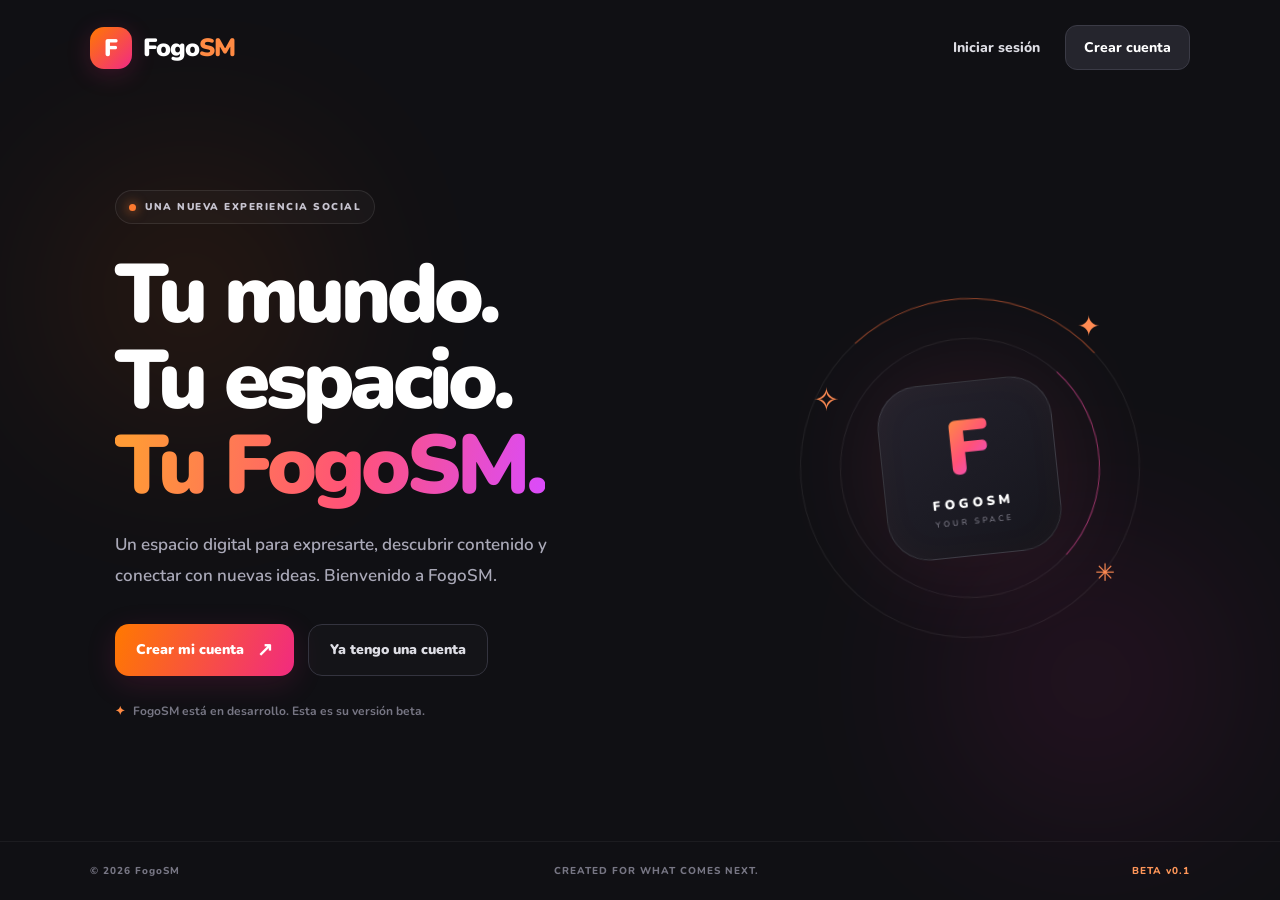
<file: index.html>
<!DOCTYPE html>
<html lang="es">
<head>
    <meta charset="UTF-8">
    <meta name="viewport" content="width=device-width, initial-scale=1.0">
    <meta name="theme-color" content="#101014">
    <meta http-equiv="refresh" content="0; url=home.html">
    <title>FogoSM — Tu mundo, tu espacio</title>
</head>
<body>
    <p>Abriendo FogoSM...</p>
    <a href="home.html">Entrar en FogoSM</a>
</body>
</html>
</file>
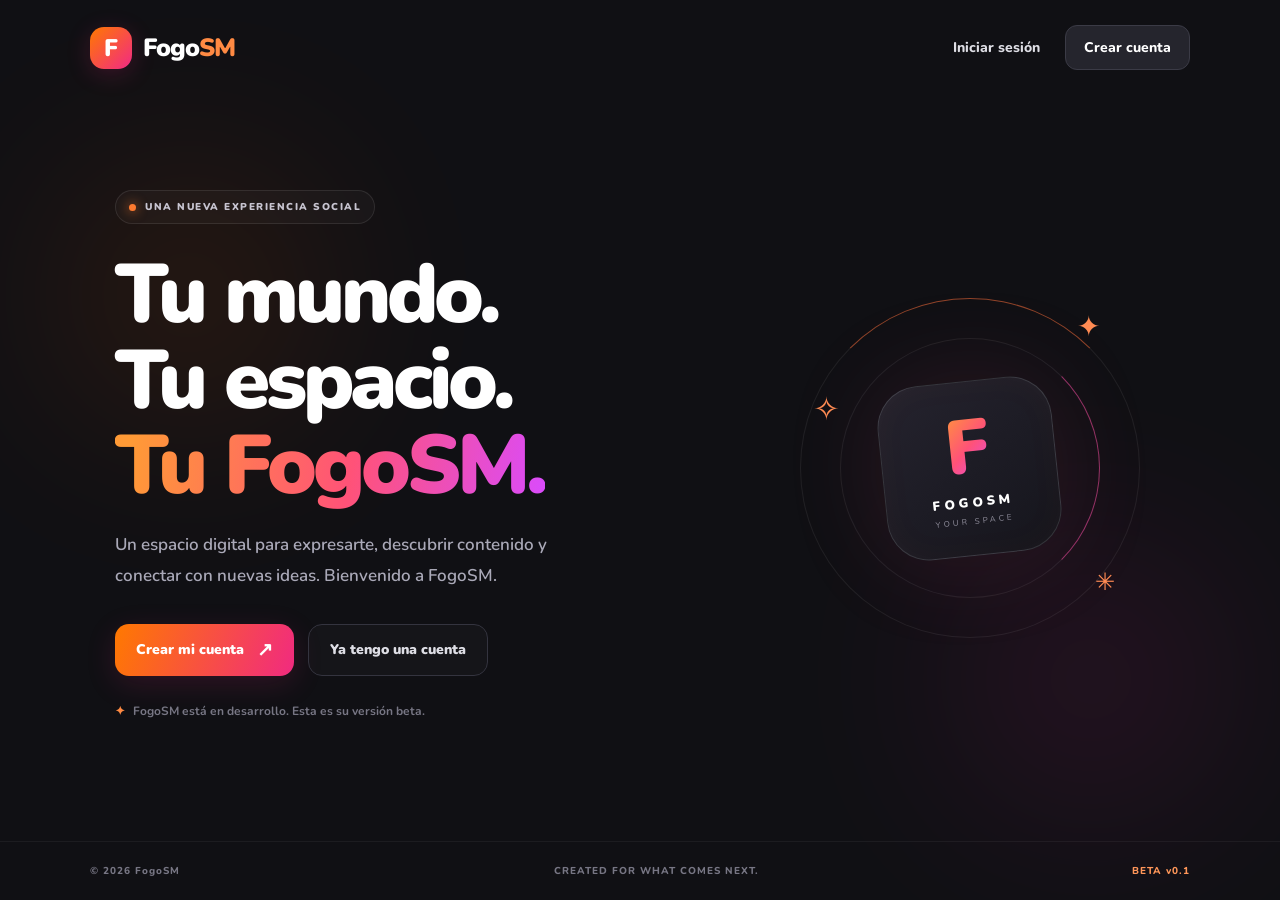
<file: home.html>
<!DOCTYPE html>
<html lang="es">
<head>
    <meta charset="UTF-8">
    <meta name="viewport" content="width=device-width, initial-scale=1.0">
    <meta name="theme-color" content="#101014">
    <title>FogoSM — Tu mundo, tu espacio</title>

    <link rel="preconnect" href="https://fonts.googleapis.com">
    <link rel="preconnect" href="https://fonts.gstatic.com" crossorigin>
    <link href="https://fonts.googleapis.com/css2?family=Nunito:wght@400;600;700;800;900&display=swap" rel="stylesheet">
    <link rel="stylesheet" href="style.css">
</head>

<body class="welcome-page">

    <header class="welcome-header">
        <a href="home.html" class="welcome-logo">
            <span class="welcome-logo-icon">F</span>
            <span>Fogo<span class="welcome-sm">SM</span></span>
        </a>

        <nav class="welcome-nav">
            <a href="login.html" class="welcome-login">Iniciar sesión</a>
            <a href="register.html" class="welcome-register">Crear cuenta</a>
        </nav>
    </header>

    <main class="welcome-main">
        <div class="welcome-glow welcome-glow-one"></div>
        <div class="welcome-glow welcome-glow-two"></div>

        <section class="welcome-content">
            <div class="welcome-badge">
                <span class="welcome-dot"></span>
                UNA NUEVA EXPERIENCIA SOCIAL
            </div>

            <h1>
                Tu mundo.<br>
                Tu espacio.<br>
                <span class="welcome-gradient">Tu FogoSM.</span>
            </h1>

            <p class="welcome-description">
                Un espacio digital para expresarte, descubrir
                contenido y conectar con nuevas ideas.
                Bienvenido a FogoSM.
            </p>

            <div class="welcome-actions">
                <a href="register.html" class="welcome-primary">
                    Crear mi cuenta <span>↗</span>
                </a>

                <a href="login.html" class="welcome-secondary">
                    Ya tengo una cuenta
                </a>
            </div>

            <p class="welcome-note">
                <span>✦</span> FogoSM está en desarrollo.
                Esta es su versión beta.
            </p>
        </section>

        <div class="welcome-decoration" aria-hidden="true">
            <div class="welcome-orbit welcome-orbit-one"></div>
            <div class="welcome-orbit welcome-orbit-two"></div>

            <div class="welcome-center">
                <span class="welcome-center-letter">F</span>
                <span class="welcome-center-name">FOGOSM</span>
                <span class="welcome-center-caption">YOUR SPACE</span>
            </div>

            <span class="welcome-spark welcome-spark-one">✦</span>
            <span class="welcome-spark welcome-spark-two">✧</span>
            <span class="welcome-spark welcome-spark-three">✳</span>
        </div>
    </main>

    <footer class="welcome-footer">
        <span>© 2026 FogoSM</span>
        <span>CREATED FOR WHAT COMES NEXT.</span>
        <span class="welcome-version">BETA v0.1</span>
    </footer>

</body>
</html>
</file>
<file: style.css>
:root {
  color-scheme: dark;
  --bg: #101014;
  --surface: #18181f;
  --surface-2: #202029;
  --surface-hover: #282832;
  --border: rgba(255,255,255,.075);
  --text: #f7f7fb;
  --muted: #92929f;
  --orange: #ff7139;
  --red: #ff416c;
  --radius: 20px;
  --gradient: linear-gradient(115deg, #ff9b39, #ff583d 55%, #f53572);
}

* {
  box-sizing: border-box;
}

html {
  scroll-behavior: smooth;
  scrollbar-color: #383842 #101014;
}

body {
  margin: 0;
  background:
    radial-gradient(ellipse at 47% -15%, rgba(255,83,60,.075), transparent 36%),
    var(--bg);
  color: var(--text);
  font-family: "Nunito", sans-serif;
  font-size: 14px;
  -webkit-font-smoothing: antialiased;
}

button, input, textarea {
  font: inherit;
}

button {
  color: inherit;
  cursor: pointer;
}

button:focus-visible, input:focus-visible, textarea:focus-visible {
  outline: 2px solid var(--orange);
  outline-offset: 3px;
}

button:disabled {
  opacity: .6;
  cursor: wait;
}

a {
  color: inherit;
  text-decoration: none;
}

.hidden {
  display: none !important;
}

/* Top navigation */

.topbar {
  height: 76px;
  position: sticky;
  z-index: 50;
  top: 0;
  display: grid;
  grid-template-columns: 245px minmax(250px, 570px) 1fr;
  align-items: center;
  gap: 30px;
  padding: 0 34px;
  background: rgba(16,16,20,.86);
  border-bottom: 1px solid var(--border);
  backdrop-filter: blur(24px);
}

.brand {
  display: inline-flex;
  align-items: center;
  gap: 11px;
  width: fit-content;
  font-size: 23px;
  font-weight: 900;
  letter-spacing: -1px;
}

.brand-symbol {
  width: 37px;
  height: 37px;
  display: grid;
  place-items: center;
  border-radius: 13px;
  color: white;
  font-size: 23px;
  background: var(--gradient);
  box-shadow: 0 5px 22px rgba(255,81,62,.24);
}

.brand-accent {
  background: var(--gradient);
  color: transparent;
  background-clip: text;
  -webkit-background-clip: text;
}

.search-box {
  height: 44px;
  display: flex;
  align-items: center;
  gap: 10px;
  padding: 4px 5px 4px 15px;
  border: 1px solid var(--border);
  border-radius: 15px;
  background: #1a1a21;
  transition: border-color .2s, background .2s;
}

.search-box:focus-within {
  border-color: rgba(255,113,57,.6);
  background: #202027;
}

.search-icon {
  color: #aaaab7;
  font-size: 26px;
  line-height: 1;
}

.search-box input {
  flex: 1;
  min-width: 0;
  border: 0;
  outline: 0;
  color: var(--text);
  background: transparent;
}

.search-box input::placeholder {
  color: #777784;
}

.search-box button {
  height: 34px;
  padding: 0 14px;
  border: 0;
  border-radius: 11px;
  color: #f8f8fb;
  background: #2a2932;
  font-weight: 800;
}

.top-actions {
  display: flex;
  justify-content: flex-end;
  align-items: center;
  gap: 17px;
}

.icon-button {
  border: 1px solid var(--border);
  background: var(--surface);
  border-radius: 13px;
  padding: 10px 15px;
  font-weight: 800;
}

.create-top {
  display: flex;
  align-items: center;
  gap: 7px;
}

.create-top:first-letter {
  color: var(--orange);
}

.avatar {
  flex-shrink: 0;
  width: 43px;
  height: 43px;
  display: grid;
  place-items: center;
  border-radius: 15px;
  color: white;
  background: var(--gradient);
  font-size: 17px;
  font-weight: 900;
}

.avatar-small {
  width: 39px;
  height: 39px;
  border: 2px solid #3a2930;
  border-radius: 50%;
}

/* Main layout */

.app-layout {
  max-width: 1740px;
  margin: 0 auto;
  padding: 28px 34px 60px;
  display: grid;
  grid-template-columns: 220px minmax(0, 720px) 290px;
  gap: 34px;
  justify-content: center;
}

.sidebar {
  min-width: 0;
  position: sticky;
  top: 104px;
  height: calc(100vh - 130px);
  display: flex;
  flex-direction: column;
}

.nav-group {
  display: grid;
  gap: 6px;
}

.nav-item {
  width: 100%;
  min-height: 46px;
  display: flex;
  align-items: center;
  gap: 14px;
  padding: 0 14px;
  border: 1px solid transparent;
  border-radius: 13px;
  background: transparent;
  color: #a5a5b2;
  text-align: left;
  font-weight: 800;
  transition: .18s ease;
}

.nav-item:hover {
  color: white;
  background: var(--surface);
}

.nav-item.active {
  color: white;
  border-color: rgba(255,113,57,.15);
  background: linear-gradient(100deg, rgba(255,113,57,.16), rgba(255,65,108,.055));
}

.nav-item.active .nav-icon {
  color: var(--orange);
}

.nav-icon {
  width: 24px;
  text-align: center;
  font-size: 23px;
}

.nav-new {
  margin-left: auto;
  padding: 3px 6px;
  border-radius: 5px;
  color: #ffae84;
  background: rgba(255,113,57,.13);
  font-size: 9px;
  letter-spacing: .5px;
}

.sidebar-divider {
  height: 1px;
  margin: 22px 0;
  background: var(--border);
}

.sidebar-heading {
  margin: 0 14px 12px;
  color: #666673;
  font-size: 10px;
  font-weight: 900;
  letter-spacing: 1.7px;
}

.sidebar-card {
  margin-top: 29px;
  padding: 20px 17px;
  overflow: hidden;
  position: relative;
  border: 1px solid rgba(255,113,57,.15);
  border-radius: 19px;
  background:
    radial-gradient(circle at 90% 0%, rgba(255,91,60,.16), transparent 48%),
    #19171d;
}

.flame {
  width: 37px;
  height: 37px;
  display: grid;
  place-items: center;
  border-radius: 12px;
  color: white;
  background: var(--gradient);
  font-size: 21px;
}

.sidebar-card h3 {
  margin: 15px 0 7px;
  font-size: 16px;
  font-weight: 900;
}

.sidebar-card p {
  margin: 0 0 16px;
  color: var(--muted);
  font-size: 12px;
  line-height: 1.7;
}

.gradient-button {
  display: inline-flex;
  align-items: center;
  justify-content: center;
  gap: 13px;
  padding: 11px 17px;
  border: 0;
  border-radius: 12px;
  color: white;
  background: var(--gradient);
  box-shadow: 0 5px 18px rgba(255,75,63,.14);
  font-weight: 900;
  transition: transform .2s, filter .2s, box-shadow .2s;
}

.gradient-button:hover {
  transform: translateY(-2px);
  filter: brightness(1.09);
  box-shadow: 0 9px 26px rgba(255,75,63,.23);
}

.sidebar-card .gradient-button {
  width: 100%;
  padding: 11px 8px;
  font-size: 12px;
}

.sidebar-footer {
  margin-top: auto;
  padding: 24px 13px 0;
  color: #555561;
  font-size: 10px;
  letter-spacing: .6px;
}

.sidebar-footer p {
  margin-top: 8px;
  font-size: 11px;
  letter-spacing: 0;
}

/* Main content */

.main-content {
  min-width: 0;
}

.welcome-row {
  display: flex;
  align-items: flex-end;
  justify-content: space-between;
  gap: 15px;
  margin: 5px 0 30px;
}

.eyebrow {
  display: inline-flex;
  align-items: center;
  gap: 8px;
  color: #ff9870;
  font-size: 10px;
  font-weight: 900;
  letter-spacing: 1.6px;
}

.live-dot {
  width: 7px;
  height: 7px;
  border-radius: 50%;
  background: #ff754c;
  box-shadow: 0 0 12px rgba(255,117,76,.7);
}

.welcome-row h1 {
  margin: 13px 0 7px;
  font-size: clamp(26px, 2.5vw, 34px);
  line-height: 1.15;
  letter-spacing: -1.4px;
  font-weight: 900;
}

.welcome-row h1 span {
  background: var(--gradient);
  color: transparent;
  background-clip: text;
  -webkit-background-clip: text;
}

.welcome-row p {
  margin: 0;
  color: var(--muted);
  font-size: 13px;
  line-height: 1.7;
}

.welcome-create {
  flex-shrink: 0;
  margin-bottom: 2px;
}

.section-heading {
  display: flex;
  justify-content: space-between;
  align-items: center;
  gap: 15px;
  margin-bottom: 17px;
}

.section-heading h2 {
  margin: 0;
  font-size: 19px;
  font-weight: 900;
  letter-spacing: -.4px;
}

.section-heading p {
  margin: 4px 0 0;
  color: var(--muted);
  font-size: 12px;
}

.heading-spark {
  color: var(--orange);
  font-size: 15px;
}

.section-label {
  padding: 7px 9px;
  border: 1px solid var(--border);
  border-radius: 8px;
  color: #858591;
  font-size: 9px;
  font-weight: 900;
  letter-spacing: .9px;
}

.stories-section {
  margin-bottom: 33px;
}

.story-list {
  display: grid;
  grid-template-columns: repeat(5, minmax(0, 1fr));
  gap: 10px;
}

.story-card {
  min-width: 0;
  height: 125px;
  padding: 13px 11px;
  display: flex;
  flex-direction: column;
  align-items: flex-start;
  justify-content: flex-end;
  gap: 3px;
  position: relative;
  overflow: hidden;
  border: 1px solid rgba(255,255,255,.08);
  border-radius: 17px;
  text-align: left;
  background: #25232c;
  transition: transform .2s, border-color .2s;
}

.story-card:hover {
  transform: translateY(-3px);
  border-color: rgba(255,255,255,.24);
}

.story-card::before {
  content: "";
  position: absolute;
  width: 115px;
  height: 115px;
  right: -40px;
  top: -45px;
  border-radius: 50%;
  background: rgba(255,255,255,.09);
  filter: blur(1px);
}

.story-create {
  border-color: rgba(255,113,57,.25);
  background: linear-gradient(150deg, #30202a, #201a22 75%);
}

.story-one {
  background: linear-gradient(150deg, #29224a, #191b2c);
}

.story-two {
  background: linear-gradient(150deg, #423025, #241d21);
}

.story-three {
  background: linear-gradient(150deg, #47263b, #241a2b);
}

.story-four {
  background: linear-gradient(150deg, #1d3d3a, #1a242c);
}

.story-plus, .story-art, .story-label, .story-card small {
  position: relative;
  z-index: 1;
}

.story-plus {
  width: 31px;
  height: 31px;
  display: grid;
  place-items: center;
  margin-bottom: 7px;
  border: 1px solid rgba(255,145,99,.4);
  border-radius: 11px;
  color: #ff9b72;
  font-size: 23px;
}

.story-art {
  margin-bottom: 4px;
  font-size: 23px;
}

.story-label {
  max-width: 100%;
  overflow: hidden;
  font-size: 12px;
  font-weight: 900;
  text-overflow: ellipsis;
  white-space: nowrap;
}

.story-card small {
  color: #b1aebc;
  font-size: 9px;
}

/* Composer */

.composer {
  margin-bottom: 23px;
  padding: 18px;
  border: 1px solid var(--border);
  border-radius: var(--radius);
  background: linear-gradient(145deg, #1c1c24, #17171d);
  transition: border-color .2s;
}

.composer:focus-within {
  border-color: rgba(255,113,57,.35);
}

.composer-top {
  display: flex;
  align-items: flex-start;
  gap: 13px;
}

.composer-input-wrap {
  flex: 1;
  min-width: 0;
}

.composer textarea {
  display: block;
  width: 100%;
  min-height: 60px;
  resize: vertical;
  padding: 11px 0;
  border: 0;
  outline: 0;
  color: var(--text);
  background: transparent;
  line-height: 1.65;
}

.composer textarea::placeholder {
  color: #858591;
}

.composer-bottom {
  display: flex;
  align-items: center;
  justify-content: space-between;
  gap: 12px;
  margin-top: 11px;
  padding-top: 13px;
  border-top: 1px solid var(--border);
}

.composer-tools {
  display: flex;
  flex-wrap: wrap;
  gap: 13px;
  color: #6f6f7c;
  font-size: 10px;
}

.composer-hint {
  color: #a2a0ae;
}

.publish-button {
  flex-shrink: 0;
  padding: 10px 15px;
}

/* Feed cards */

.feed-section {
  min-width: 0;
}

.feed-heading {
  margin-bottom: 17px;
}

.feed-controls {
  display: flex;
  gap: 5px;
  padding: 4px;
  border: 1px solid var(--border);
  border-radius: 12px;
  background: #18181f;
}

.filter-button {
  padding: 7px 10px;
  border: 0;
  border-radius: 8px;
  color: #9393a0;
  background: transparent;
  font-size: 11px;
  font-weight: 800;
}

.filter-button.selected {
  color: white;
  background: #30303a;
}

.feed-status {
  padding: 25px 10px;
  color: var(--muted);
  text-align: center;
}

.post-list {
  display: grid;
  gap: 16px;
}

.post-card {
  min-width: 0;
  padding: 20px;
  border: 1px solid var(--border);
  border-radius: var(--radius);
  background: #19191f;
  transition: border-color .2s, transform .2s;
}

.post-card:hover {
  border-color: rgba(255,255,255,.13);
}

.post-header {
  display: flex;
  align-items: center;
  gap: 11px;
}

.post-avatar {
  width: 41px;
  height: 41px;
  border-radius: 14px;
}

.post-author {
  min-width: 0;
  display: grid;
  gap: 3px;
}

.post-author strong {
  max-width: 220px;
  overflow: hidden;
  font-size: 13px;
  font-weight: 900;
  text-overflow: ellipsis;
  white-space: nowrap;
}

.post-author span {
  color: var(--muted);
  font-size: 10px;
}

.you-badge {
  margin-left: auto;
  padding: 5px 7px;
  border-radius: 7px;
  color: #ffab82;
  background: rgba(255,113,57,.1);
  font-size: 8px;
  font-weight: 900;
  letter-spacing: .4px;
}

.post-more {
  margin-left: auto;
  padding: 0 5px;
  border: 0;
  color: #8c8c99;
  background: transparent;
  font-size: 25px;
  letter-spacing: 2px;
}

.you-badge + .post-more {
  margin-left: 0;
}

.post-body {
  overflow-wrap: anywhere;
  margin: 19px 0 15px;
  color: #e7e6ed;
  font-size: 14px;
  line-height: 1.85;
  white-space: normal;
}

.post-tags {
  display: flex;
  flex-wrap: wrap;
  gap: 8px;
  margin-bottom: 17px;
}

.post-tags span {
  color: #ff9b76;
  font-size: 11px;
  font-weight: 800;
}

.post-actions {
  display: flex;
  align-items: center;
  gap: 9px;
  padding-top: 13px;
  border-top: 1px solid var(--border);
}

.post-action {
  display: inline-flex;
  align-items: center;
  gap: 7px;
  padding: 8px 10px;
  border: 1px solid transparent;
  border-radius: 10px;
  color: #a1a1ae;
  background: transparent;
  font-size: 12px;
  transition: .18s ease;
}

.post-action:hover {
  color: white;
  background: var(--surface-hover);
}

.post-action.liked {
  color: #ff6280;
  background: rgba(255,65,108,.09);
}

.post-action.saved {
  color: #ffb077;
  background: rgba(255,113,57,.09);
}

.empty-state {
  padding: 43px 20px;
  border: 1px dashed rgba(255,255,255,.13);
  border-radius: var(--radius);
  background: rgba(255,255,255,.015);
  text-align: center;
}

.empty-icon {
  width: 55px;
  height: 55px;
  display: grid;
  place-items: center;
  margin: 0 auto 16px;
  border: 1px solid rgba(255,113,57,.25);
  border-radius: 18px;
  color: #ff9870;
  background: rgba(255,113,57,.09);
  font-size: 25px;
}

.empty-state h3 {
  margin: 0 0 9px;
  font-size: 18px;
  font-weight: 900;
}

.empty-state p {
  max-width: 340px;
  margin: 0 auto 18px;
  color: var(--muted);
  font-size: 12px;
  line-height: 1.8;
}

/* Shorts */

.shorts-section {
  margin-bottom: 35px;
}

.shorts-grid {
  display: grid;
  grid-template-columns: repeat(3, minmax(0, 1fr));
  gap: 13px;
}

.short-card {
  min-height: 360px;
  display: flex;
  flex-direction: column;
  align-items: center;
  justify-content: center;
  position: relative;
  overflow: hidden;
  padding: 20px 13px;
  border: 1px solid rgba(255,255,255,.1);
  border-radius: 22px;
  text-align: center;
  background: #26202c;
}

.short-card::before, .short-card::after {
  content: "";
  position: absolute;
  width: 210px;
  height: 210px;
  border-radius: 50%;
  filter: blur(1px);
  opacity: .7;
}

.short-card::before {
  top: -65px;
  right: -90px;
  background: rgba(255,255,255,.08);
}

.short-card::after {
  bottom: -110px;
  left: -75px;
  background: rgba(255,255,255,.07);
}

.short-a {
  background: linear-gradient(160deg, #463065, #241d32 70%);
}

.short-b {
  background: linear-gradient(160deg, #70412e, #2c2025 70%);
}

.short-c {
  background: linear-gradient(160deg, #80304e, #2b1c2b 70%);
}

.short-emoji {
  position: relative;
  z-index: 1;
  font-size: 58px;
  filter: drop-shadow(0 8px 20px rgba(0,0,0,.3));
}

.short-play {
  width: 43px;
  height: 43px;
  display: grid;
  place-items: center;
  position: absolute;
  top: 15px;
  right: 15px;
  border: 1px solid rgba(255,255,255,.16);
  border-radius: 50%;
  background: rgba(0,0,0,.18);
  backdrop-filter: blur(10px);
}

.short-copy {
  position: absolute;
  z-index: 1;
  right: 12px;
  bottom: 20px;
  left: 12px;
}

.short-copy span {
  color: #ffb291;
  font-size: 9px;
  font-weight: 900;
  letter-spacing: 1.5px;
}

.short-copy h3 {
  margin: 7px 0 0;
  font-size: 15px;
  line-height: 1.4;
  font-weight: 900;
}

.demo-note {
  color: var(--muted);
  font-size: 11px;
  line-height: 1.7;
}

/* Profile */

.profile-section {
  overflow: hidden;
  border: 1px solid var(--border);
  border-radius: 23px;
  background: #19191f;
}

.profile-banner {
  height: 150px;
  background:
    radial-gradient(circle at 75% 20%, rgba(255,189,86,.8), transparent 15%),
    radial-gradient(circle at 80% 10%, rgba(255,65,108,.75), transparent 34%),
    linear-gradient(120deg, #49264c, #bd453a 55%, #ff9c47);
}

.profile-details {
  display: flex;
  align-items: center;
  gap: 15px;
  padding: 0 23px;
  margin-top: -29px;
  position: relative;
}

.profile-avatar {
  width: 65px;
  height: 65px;
  border: 4px solid #19191f;
  border-radius: 22px;
  font-size: 25px;
}

.profile-details h2 {
  margin: 0 0 3px;
  font-size: 20px;
  font-weight: 900;
}

.profile-details p {
  margin: 0;
  color: var(--muted);
}

.profile-bio {
  padding: 0 23px;
  color: #c0bfca;
  line-height: 1.7;
}

.profile-stats {
  padding: 15px 23px;
  border-bottom: 1px solid var(--border);
  color: var(--muted);
}

.profile-stats strong {
  color: white;
}

.profile-posts-title {
  padding: 0 23px;
  margin-top: 22px;
}

.profile-section > .post-list {
  padding: 0 15px 18px;
}

/* Right panel */

.rightbar {
  min-width: 0;
  display: grid;
  align-content: start;
  gap: 19px;
}

.right-card {
  padding: 20px 17px;
  border: 1px solid var(--border);
  border-radius: 20px;
  background: #19191f;
}

.right-card-heading {
  display: flex;
  align-items: center;
  justify-content: space-between;
  margin-bottom: 17px;
}

.right-card-heading h2 {
  margin: 7px 0 0;
  font-size: 17px;
  font-weight: 900;
}

.trend-spark {
  width: 35px;
  height: 35px;
  display: grid;
  place-items: center;
  border-radius: 12px;
  color: #ff9d72;
  background: rgba(255,113,57,.11);
  font-size: 20px;
}

.trend-item {
  width: 100%;
  display: flex;
  align-items: center;
  gap: 10px;
  padding: 13px 0;
  border: 0;
  border-bottom: 1px solid var(--border);
  text-align: left;
  background: transparent;
}

.trend-item:last-child {
  border-bottom: 0;
  padding-bottom: 0;
}

.trend-item:hover .trend-copy strong {
  color: #ff9b76;
}

.trend-number {
  color: #555562;
  font-size: 11px;
  font-weight: 900;
}

.trend-copy {
  flex: 1;
  display: grid;
  gap: 4px;
}

.trend-copy strong {
  font-size: 12px;
  transition: color .2s;
}

.trend-copy small {
  color: var(--muted);
  font-size: 10px;
}

.trend-item > span:last-child {
  color: #6e6e7a;
}

.community-card {
  position: relative;
  overflow: hidden;
  background:
    radial-gradient(circle at 100% 0%, rgba(255,74,79,.15), transparent 43%),
    #1b191f;
}

.community-orb {
  width: 48px;
  height: 48px;
  display: grid;
  place-items: center;
  margin-bottom: 18px;
  border: 1px solid rgba(255,113,57,.2);
  border-radius: 16px;
  color: #ffc09b;
  background: linear-gradient(135deg, rgba(255,113,57,.22), rgba(255,65,108,.13));
  font-size: 24px;
}

.community-card h2 {
  max-width: 210px;
  margin: 11px 0 9px;
  font-size: 22px;
  line-height: 1.2;
  letter-spacing: -.5px;
  font-weight: 900;
}

.community-card p {
  color: var(--muted);
  font-size: 12px;
  line-height: 1.8;
}

.outline-button {
  width: 100%;
  margin-top: 8px;
  padding: 11px 8px;
  border: 1px solid rgba(255,113,57,.3);
  border-radius: 11px;
  color: #ffb28f;
  background: rgba(255,113,57,.07);
  font-size: 11px;
  font-weight: 900;
  transition: background .2s;
}

.outline-button:hover {
  background: rgba(255,113,57,.15);
}

.right-footer {
  display: flex;
  flex-wrap: wrap;
  gap: 10px 14px;
  padding: 4px 6px;
  color: #6b6b78;
  font-size: 10px;
}

.right-footer span {
  cursor: default;
}

.right-footer p {
  width: 100%;
  margin-top: 2px;
}

/* Notifications and mobile navigation */

.toast {
  position: fixed;
  z-index: 100;
  left: 50%;
  bottom: 30px;
  max-width: calc(100vw - 30px);
  padding: 13px 19px;
  border: 1px solid rgba(255,255,255,.1);
  border-radius: 13px;
  color: white;
  background: #292831;
  box-shadow: 0 12px 35px rgba(0,0,0,.35);
  font-size: 12px;
  font-weight: 800;
  opacity: 0;
  pointer-events: none;
  transform: translate(-50%, 12px);
  transition: opacity .2s, transform .2s;
}

.toast.show {
  opacity: 1;
  transform: translate(-50%, 0);
}

.mobile-nav {
  display: none;
}

/* Responsive layout */

@media (min-width: 1500px) {
  .app-layout {
    grid-template-columns: 230px minmax(0, 760px) 300px;
    gap: 40px;
  }
}

@media (max-width: 1250px) {
  .topbar {
    grid-template-columns: 190px minmax(220px, 1fr) auto;
    gap: 20px;
    padding: 0 23px;
  }

  .app-layout {
    grid-template-columns: 195px minmax(0, 720px);
    gap: 27px;
    padding-right: 23px;
    padding-left: 23px;
  }

  .rightbar {
    display: none;
  }
}

@media (max-width: 760px) {
  .topbar {
    height: 64px;
    grid-template-columns: auto 1fr auto;
    gap: 12px;
    padding: 0 15px;
  }

  .brand {
    gap: 8px;
    font-size: 19px;
  }

  .brand-symbol {
    width: 32px;
    height: 32px;
    border-radius: 11px;
    font-size: 20px;
  }

  .search-box {
    height: 39px;
    gap: 6px;
    padding-left: 10px;
  }

  .search-box input {
    width: 100%;
    font-size: 11px;
  }

  .search-box button {
    display: none;
  }

  .search-icon {
    font-size: 22px;
  }

  .top-actions {
    gap: 8px;
  }

  .create-top {
    width: 36px;
    height: 36px;
    justify-content: center;
    padding: 0;
    font-size: 20px;
  }

  .create-top span {
    display: none;
  }

  .avatar-small {
    width: 34px;
    height: 34px;
  }

  .app-layout {
    display: block;
    padding: 22px 15px 105px;
  }

  .sidebar {
    display: none;
  }

  .welcome-row {
    align-items: flex-end;
    margin: 3px 0 26px;
  }

  .welcome-row h1 {
    font-size: 27px;
  }

  .welcome-row p {
    max-width: 290px;
    font-size: 12px;
  }

  .welcome-create {
    padding: 10px 12px;
    font-size: 11px;
  }

  .section-heading h2 {
    font-size: 18px;
  }

  .section-label {
    display: none;
  }

  .story-list {
    grid-template-columns: repeat(5, minmax(85px, 1fr));
    gap: 9px;
    overflow-x: auto;
    padding: 1px 1px 8px;
    scrollbar-width: none;
  }

  .story-list::-webkit-scrollbar {
    display: none;
  }

  .story-card {
    height: 116px;
    padding: 11px 9px;
  }

  .story-label {
    font-size: 11px;
  }

  .composer {
    padding: 14px;
  }

  .composer-hint {
    max-width: 170px;
    line-height: 1.5;
  }

  .composer-bottom {
    align-items: flex-end;
  }

  .feed-controls {
    gap: 2px;
  }

  .filter-button {
    padding: 7px;
    font-size: 10px;
  }

  .post-card {
    padding: 16px;
  }

  .post-body {
    font-size: 13px;
  }

  .post-action {
    gap: 5px;
    padding: 8px 6px;
    font-size: 10px;
  }

  .shorts-grid {
    grid-template-columns: repeat(2, minmax(0, 1fr));
  }

  .short-card {
    min-height: 300px;
  }

  .mobile-nav {
    position: fixed;
    z-index: 60;
    right: 0;
    bottom: 0;
    left: 0;
    height: calc(68px + env(safe-area-inset-bottom));
    display: flex;
    justify-content: space-around;
    align-items: center;
    padding: 6px 10px calc(6px + env(safe-area-inset-bottom));
    border-top: 1px solid var(--border);
    background: rgba(18,18,23,.93);
    backdrop-filter: blur(22px);
  }

  .mobile-nav-item {
    min-width: 48px;
    display: grid;
    justify-items: center;
    gap: 3px;
    padding: 5px;
    border: 0;
    color: #777783;
    background: transparent;
    font-size: 9px;
    font-weight: 800;
  }

  .mobile-nav-item span {
    font-size: 22px;
    line-height: 1.1;
  }

  .mobile-nav-item.active {
    color: #ff9167;
  }

  .mobile-create {
    width: 43px;
    height: 43px;
    display: grid;
    place-items: center;
    margin-top: -14px;
    border: 3px solid #18181f;
    border-radius: 15px;
    color: white;
    background: var(--gradient);
    box-shadow: 0 4px 20px rgba(255,75,63,.24);
    font-size: 27px;
  }

  .toast {
    bottom: calc(83px + env(safe-area-inset-bottom));
  }
}

@media (max-width: 390px) {
  .topbar {
    gap: 8px;
    padding: 0 10px;
  }

  .brand {
    font-size: 16px;
  }

  .brand-symbol {
    width: 29px;
    height: 29px;
  }

  .search-box {
    padding-left: 8px;
  }

  .search-box input {
    font-size: 10px;
  }

  .welcome-row h1 {
    font-size: 24px;
  }

  .welcome-create {
    padding: 9px;
  }

  .short-card {
    min-height: 255px;
  }

  .post-actions {
    gap: 2px;
  }
}

@media (prefers-reduced-motion: reduce) {
  *, *::before, *::after {
    scroll-behavior: auto !important;
    transition-duration: .01ms !important;
  }
}
/* FogoSM Beta Notice */
.beta-notice {
    position: fixed;
    bottom: 12px;
    right: 12px;
    z-index: 9999;
    padding: 8px 13px;
    border: 1px solid rgba(255, 255, 255, 0.15);
    border-radius: 12px;
    background: linear-gradient(135deg, #ff6a00, #ee0979);
    color: #ffffff;
    font-family: "Nunito", sans-serif;
    font-size: 12px;
    font-weight: 900;
    letter-spacing: 0.5px;
    box-shadow: 0 4px 18px rgba(238, 9, 121, 0.25);
}

/* =================================
   FOGOSM — WELCOME PAGE
================================= */

.welcome-page {
    min-height: 100vh;
    margin: 0;
    background: #101014;
    color: #ffffff;
    font-family: "Nunito", sans-serif;
    display: flex;
    flex-direction: column;
    overflow-x: hidden;
}

.welcome-page * {
    box-sizing: border-box;
}

.welcome-header {
    width: 100%;
    max-width: 1440px;
    margin: 0 auto;
    padding: 25px 7%;
    display: flex;
    align-items: center;
    justify-content: space-between;
    gap: 20px;
    position: relative;
    z-index: 2;
}

.welcome-logo {
    display: flex;
    align-items: center;
    gap: 11px;
    color: white;
    text-decoration: none;
    font-size: 25px;
    font-weight: 900;
    letter-spacing: -1px;
}

.welcome-logo-icon {
    width: 42px;
    height: 42px;
    display: grid;
    place-items: center;
    border-radius: 14px;
    background: linear-gradient(135deg, #ff7900, #f22985);
    box-shadow: 0 5px 25px #f2298530;
    font-size: 24px;
}

.welcome-sm {
    color: #ff8a43;
}

.welcome-nav {
    display: flex;
    align-items: center;
    gap: 25px;
}

.welcome-nav a {
    text-decoration: none;
    font-size: 14px;
    font-weight: 800;
    transition: transform 0.2s, opacity 0.2s;
}

.welcome-nav a:hover {
    transform: translateY(-2px);
}

.welcome-login {
    color: #dedee5;
}

.welcome-register {
    color: white;
    background: #25252d;
    border: 1px solid #3b3b46;
    border-radius: 12px;
    padding: 12px 18px;
}

.welcome-main {
    width: 100%;
    max-width: 1440px;
    min-height: 610px;
    flex: 1;
    margin: 0 auto;
    padding: 65px 9% 80px;
    display: flex;
    align-items: center;
    position: relative;
    isolation: isolate;
}

.welcome-content {
    width: 58%;
    max-width: 660px;
    position: relative;
    z-index: 1;
}

.welcome-badge {
    display: inline-flex;
    align-items: center;
    gap: 9px;
    padding: 9px 13px;
    border: 1px solid #ffffff18;
    border-radius: 100px;
    background: #ffffff07;
    color: #c7c4d0;
    font-size: 10px;
    font-weight: 900;
    letter-spacing: 1.5px;
}

.welcome-dot {
    width: 7px;
    height: 7px;
    border-radius: 50%;
    background: #ff7a2f;
    box-shadow: 0 0 12px #ff7a2f;
}

.welcome-content h1 {
    margin: 28px 0 20px;
    font-size: clamp(48px, 6.5vw, 83px);
    line-height: 1.03;
    letter-spacing: -4px;
    font-weight: 900;
}

.welcome-gradient {
    background: linear-gradient(100deg, #ff9a36 5%, #ff5278 55%, #d94bff 100%);
    -webkit-background-clip: text;
    background-clip: text;
    color: transparent;
}

.welcome-description {
    max-width: 460px;
    color: #aaa9b8;
    font-size: 17px;
    line-height: 1.85;
    font-weight: 600;
}

.welcome-actions {
    margin-top: 32px;
    display: flex;
    align-items: center;
    flex-wrap: wrap;
    gap: 14px;
}

.welcome-primary,
.welcome-secondary {
    min-height: 52px;
    padding: 0 21px;
    border-radius: 14px;
    display: inline-flex;
    align-items: center;
    justify-content: center;
    gap: 13px;
    text-decoration: none;
    font-size: 14px;
    font-weight: 900;
    transition: transform 0.2s, box-shadow 0.2s;
}

.welcome-primary {
    color: white;
    background: linear-gradient(110deg, #ff7900, #f12a80);
    box-shadow: 0 8px 30px #f12a8025;
}

.welcome-primary:hover {
    transform: translateY(-3px);
    box-shadow: 0 12px 35px #f12a8040;
}

.welcome-primary span {
    font-size: 19px;
}

.welcome-secondary {
    color: #dedee5;
    border: 1px solid #34343f;
    background: #ffffff05;
}

.welcome-secondary:hover {
    transform: translateY(-3px);
    border-color: #77717f;
}

.welcome-note {
    margin-top: 27px;
    color: #777684;
    font-size: 12px;
    font-weight: 700;
}

.welcome-note span {
    color: #ff8a43;
    margin-right: 5px;
}

.welcome-decoration {
    width: 390px;
    height: 390px;
    position: absolute;
    right: 9%;
    top: 50%;
    transform: translateY(-50%);
    display: grid;
    place-items: center;
}

.welcome-orbit {
    position: absolute;
    border: 1px solid #ffffff12;
    border-radius: 50%;
    animation: welcome-rotate 24s linear infinite;
}

.welcome-orbit-one {
    width: 340px;
    height: 340px;
    border-top-color: #ff713d88;
}

.welcome-orbit-two {
    width: 260px;
    height: 260px;
    border-right-color: #ec4a9c99;
    animation-direction: reverse;
    animation-duration: 18s;
}

.welcome-center {
    width: 175px;
    height: 175px;
    border-radius: 42px;
    background: linear-gradient(145deg, #25232e, #15151c);
    border: 1px solid #ffffff20;
    box-shadow: 0 0 100px #e83f7c20, inset 0 0 35px #ff813508;
    display: flex;
    flex-direction: column;
    align-items: center;
    justify-content: center;
    transform: rotate(-6deg);
}

.welcome-center-letter {
    font-size: 76px;
    font-weight: 900;
    line-height: 1;
    background: linear-gradient(135deg, #ff9a36, #ff5278, #d94bff);
    -webkit-background-clip: text;
    background-clip: text;
    color: transparent;
}

.welcome-center-name {
    margin-top: 8px;
    font-size: 13px;
    font-weight: 900;
    letter-spacing: 4px;
}

.welcome-center-caption {
    margin-top: 4px;
    font-size: 8px;
    color: #92909e;
    letter-spacing: 3px;
}

.welcome-spark {
    position: absolute;
    color: #ff8b53;
    animation: welcome-float 3s ease-in-out infinite;
}

.welcome-spark-one {
    top: 35px;
    right: 65px;
    font-size: 28px;
}

.welcome-spark-two {
    left: 38px;
    top: 115px;
    font-size: 32px;
    animation-delay: -1s;
}

.welcome-spark-three {
    right: 50px;
    bottom: 65px;
    font-size: 24px;
    animation-delay: -1.7s;
}

.welcome-glow {
    position: absolute;
    width: 250px;
    height: 250px;
    border-radius: 50%;
    filter: blur(100px);
    opacity: 0.13;
    pointer-events: none;
    z-index: -1;
}

.welcome-glow-one {
    top: 10%;
    left: 5%;
    background: #ff6500;
}

.welcome-glow-two {
    right: 5%;
    bottom: 5%;
    background: #e42c9b;
}

.welcome-footer {
    width: 100%;
    max-width: 1440px;
    margin: 0 auto;
    padding: 22px 7%;
    display: flex;
    align-items: center;
    justify-content: space-between;
    gap: 15px;
    border-top: 1px solid #ffffff0d;
    color: #777684;
    font-size: 10px;
    font-weight: 800;
    letter-spacing: 1px;
}

.welcome-version {
    color: #ff9858;
}

@keyframes welcome-rotate {
    to {
        transform: rotate(360deg);
    }
}

@keyframes welcome-float {
    0%, 100% {
        transform: translateY(0);
    }
    50% {
        transform: translateY(-10px);
    }
}

@media (max-width: 900px) {
    .welcome-main {
        padding: 65px 7%;
    }

    .welcome-content {
        width: 65%;
    }

    .welcome-decoration {
        right: -100px;
        opacity: 0.45;
        transform: translateY(-50%) scale(0.8);
    }
}

@media (max-width: 600px) {
    .welcome-header {
        padding: 18px 5%;
    }

    .welcome-logo {
        font-size: 21px;
    }

    .welcome-logo-icon {
        width: 36px;
        height: 36px;
    }

    .welcome-nav {
        gap: 12px;
    }

    .welcome-nav a {
        font-size: 12px;
    }

    .welcome-register {
        padding: 10px 12px;
    }

    .welcome-main {
        min-height: 650px;
        padding: 65px 6%;
        align-items: flex-start;
    }

    .welcome-content {
        width: 100%;
    }

    .welcome-content h1 {
        font-size: clamp(48px, 12vw, 68px);
        letter-spacing: -2.5px;
    }

    .welcome-description {
        font-size: 15px;
    }

    .welcome-decoration {
        width: 250px;
        height: 250px;
        top: auto;
        bottom: -35px;
        right: -45px;
        transform: none;
        opacity: 0.2;
    }

    .welcome-orbit-one {
        width: 240px;
        height: 240px;
    }

    .welcome-orbit-two {
        width: 185px;
        height: 185px;
    }

    .welcome-center {
        width: 125px;
        height: 125px;
        border-radius: 30px;
    }

    .welcome-center-letter {
        font-size: 52px;
    }

    .welcome-center-name {
        font-size: 10px;
    }

    .welcome-footer {
        padding: 18px 6%;
        flex-wrap: wrap;
        font-size: 9px;
    }

    .welcome-footer > span:nth-child(2) {
        display: none;
    }
}

@media (prefers-reduced-motion: reduce) {
    .welcome-page *,
    .welcome-page *::before,
    .welcome-page *::after {
        animation-duration: 0.01ms !important;
        animation-iteration-count: 1 !important;
        scroll-behavior: auto !important;
        transition-duration: 0.01ms !important;
    }
}
</file>
